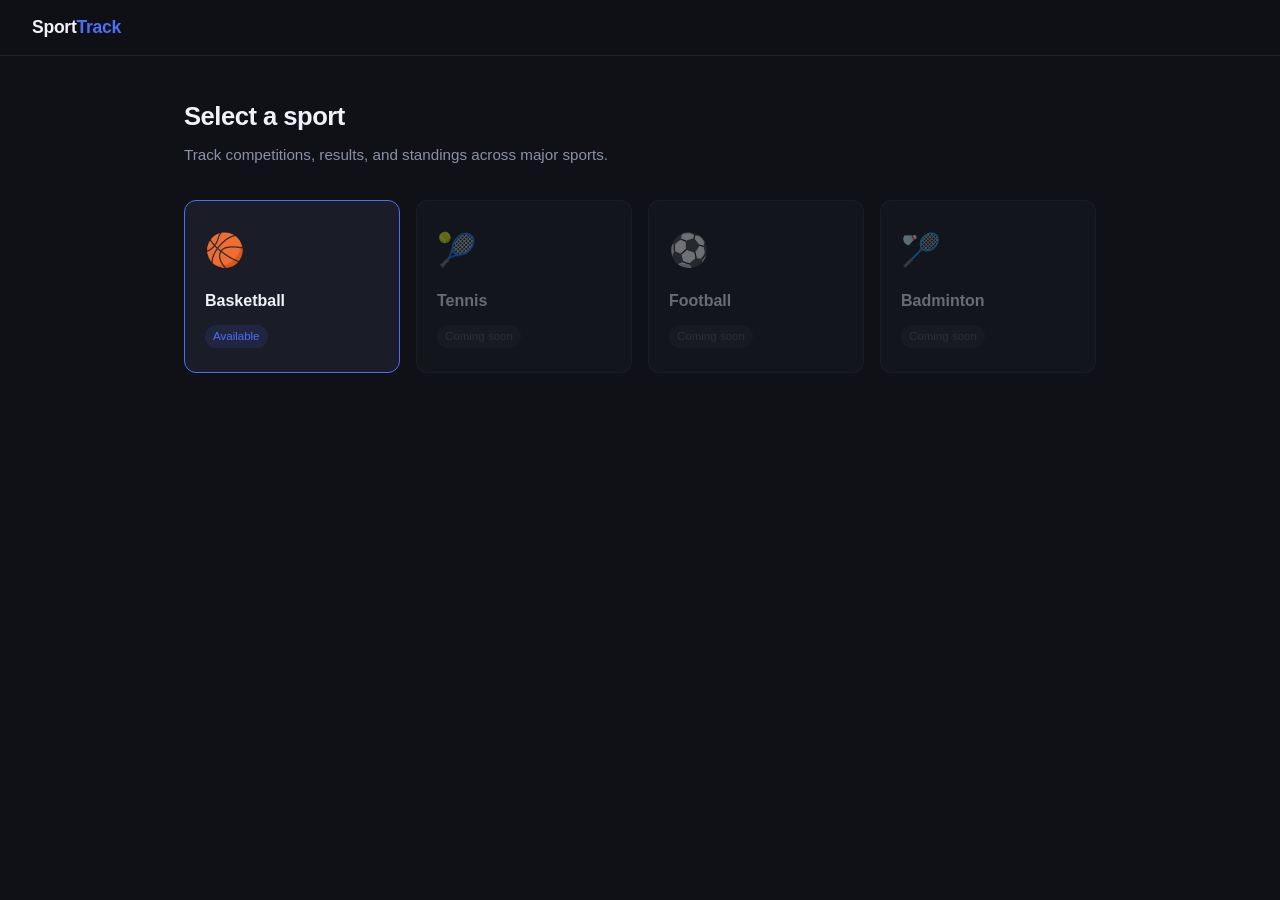
<file: index.html>
<!DOCTYPE html>
<html lang="en">
<head>
  <meta charset="UTF-8" />
  <meta name="viewport" content="width=device-width, initial-scale=1.0" />
  <title>SportTrack</title>
  <link rel="stylesheet" href="css/styles.css" />
</head>
<body>

<nav>
  <div class="nav-logo">Sport<span>Track</span></div>
</nav>

<main>
  <div class="page-header">
    <h1>Select a sport</h1>
    <p>Track competitions, results, and standings across major sports.</p>
  </div>

  <div class="sport-grid">
    <div class="sport-card active" onclick="window.location.href='competitions.html?sport=basketball'">
      <div class="sport-icon">🏀</div>
      <div class="sport-name">Basketball</div>
      <div class="sport-tag">Available</div>
    </div>
    <div class="sport-card disabled">
      <div class="sport-icon">🎾</div>
      <div class="sport-name">Tennis</div>
      <div class="sport-tag soon">Coming soon</div>
    </div>
    <div class="sport-card disabled">
      <div class="sport-icon">⚽</div>
      <div class="sport-name">Football</div>
      <div class="sport-tag soon">Coming soon</div>
    </div>
    <div class="sport-card disabled">
      <div class="sport-icon">🏸</div>
      <div class="sport-name">Badminton</div>
      <div class="sport-tag soon">Coming soon</div>
    </div>
  </div>
</main>

</body>
</html>
</file>
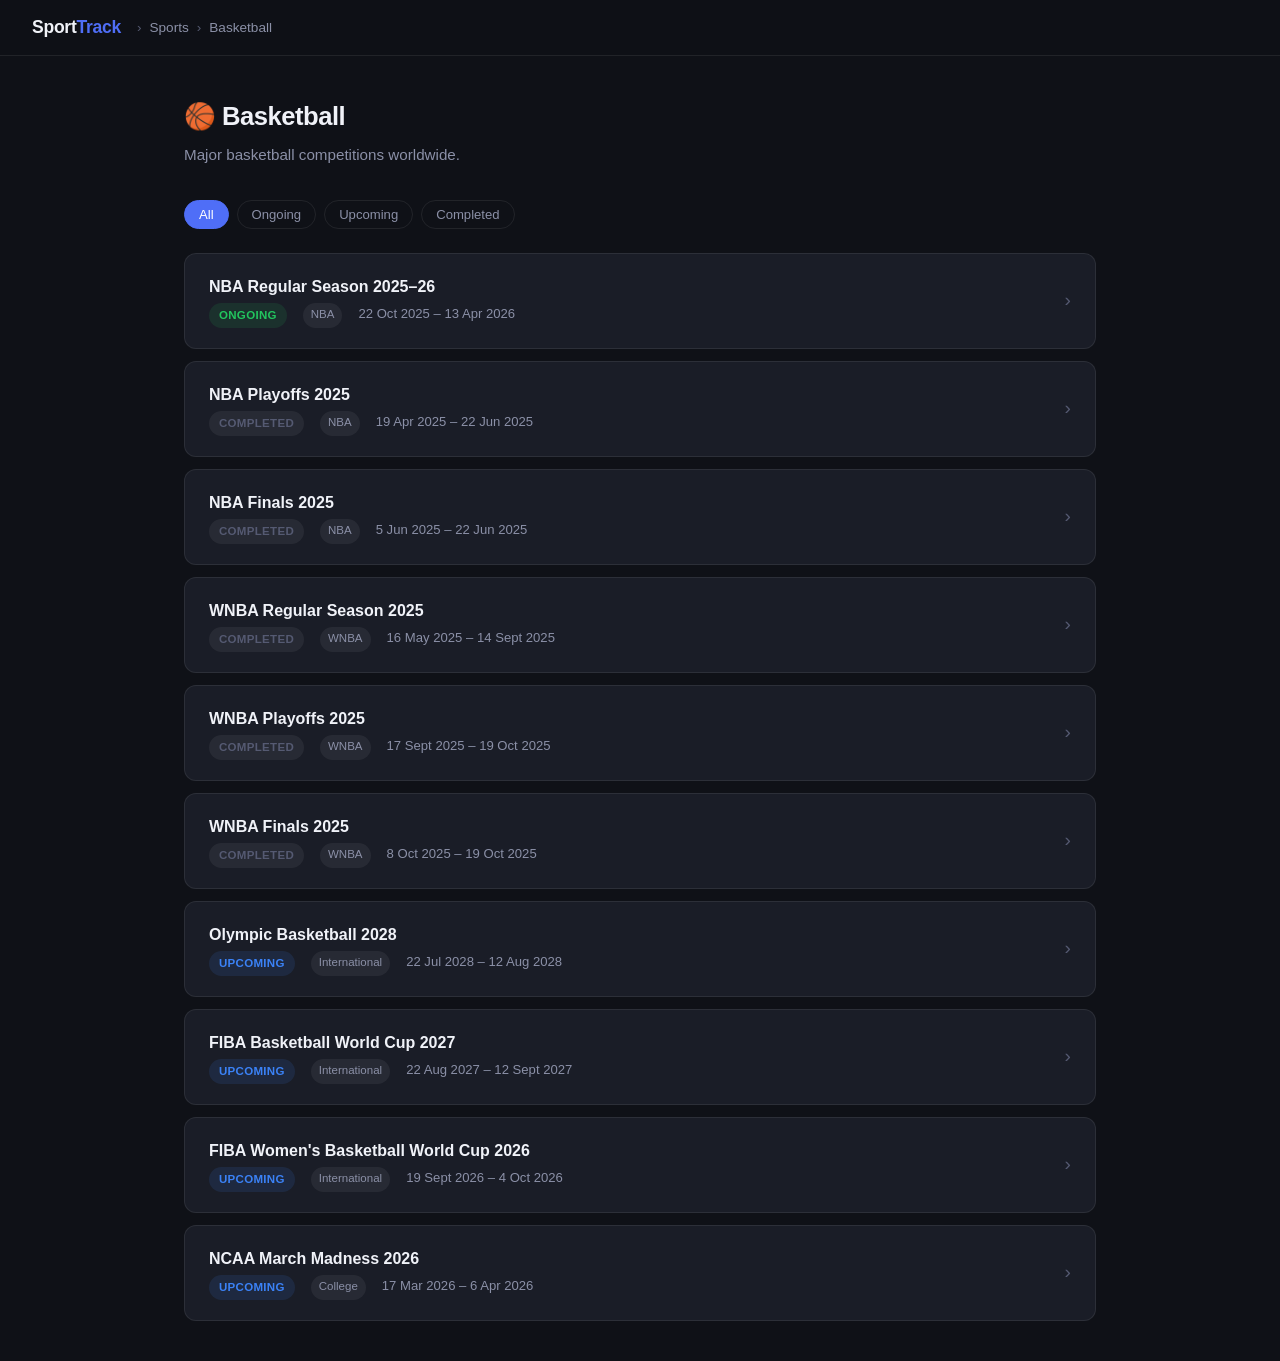
<file: competitions.html>
<!DOCTYPE html>
<html lang="en">
<head>
  <meta charset="UTF-8" />
  <meta name="viewport" content="width=device-width, initial-scale=1.0" />
  <title>Basketball Competitions – SportTrack</title>
  <link rel="stylesheet" href="css/styles.css" />
</head>
<body>

<nav>
  <div class="nav-logo">Sport<span>Track</span></div>
  <div class="nav-breadcrumb">
    <span class="sep">›</span>
    <a href="index.html">Sports</a>
    <span class="sep">›</span>
    <span>Basketball</span>
  </div>
</nav>

<main>
  <div class="page-header">
    <h1>🏀 Basketball</h1>
    <p>Major basketball competitions worldwide.</p>
  </div>

  <div class="filter-bar" id="filterBar">
    <button class="filter-btn active" data-filter="all">All</button>
    <button class="filter-btn" data-filter="ongoing">Ongoing</button>
    <button class="filter-btn" data-filter="upcoming">Upcoming</button>
    <button class="filter-btn" data-filter="completed">Completed</button>
  </div>

  <div class="competition-list" id="competitionList"></div>
</main>

<script src="js/data/basketballmock.js"></script>
<script src="js/data/NBAlive.js"></script>
<script>
  let activeFilter = 'all';

  function statusBadge(status) {
    const map = {
      ongoing: '<span class="badge badge-ongoing">Ongoing</span>',
      upcoming: '<span class="badge badge-upcoming">Upcoming</span>',
      completed: '<span class="badge badge-completed">Completed</span>',
      live: '<span class="badge badge-live">Live</span>'
    };
    return map[status] || '';
  }

  function formatDate(str) {
    return new Date(str).toLocaleDateString('en-GB', { day: 'numeric', month: 'short', year: 'numeric' });
  }

  function render(filter, allData) {
    const list = document.getElementById('competitionList');
    const data = filter === 'all'
      ? allData
      : allData.filter(c => c.status === filter);

    if (!data.length) {
      list.innerHTML = '<div class="empty">No competitions found.</div>';
      return;
    }

    list.innerHTML = data.map(comp => `
      <div class="comp-card" onclick="window.location.href='detail.html?id=${comp.id}'">
        <div class="comp-main">
          <div class="comp-name">${comp.name}</div>
          <div class="comp-meta">
            ${statusBadge(comp.status)}
            <span class="cat-pill">${comp.category}</span>
            <span>${formatDate(comp.dateStart)} – ${formatDate(comp.dateEnd)}</span>
          </div>
        </div>
        <div class="comp-arrow">›</div>
      </div>
    `).join('');
  }

  document.getElementById('filterBar').addEventListener('click', e => {
    const btn = e.target.closest('[data-filter]');
    if (!btn) return;
    document.querySelectorAll('.filter-btn').forEach(b => b.classList.remove('active'));
    btn.classList.add('active');
    activeFilter = btn.dataset.filter;
    render(activeFilter, window._basketballData);
  });

  // Load live NBA data, merge with mock data, then render
  getBasketballData().then(liveData => {
    // Replace the NBA Regular Season entry in mock data with the live version
    const mockWithoutNBA = BASKETBALL_DATA.filter(c => c.id !== "nba-2025-regular");
    const combined = [liveData[0], ...mockWithoutNBA];
    window._basketballData = combined;
    render(activeFilter, combined);
  });
</script>

</body>
</html>
</file>
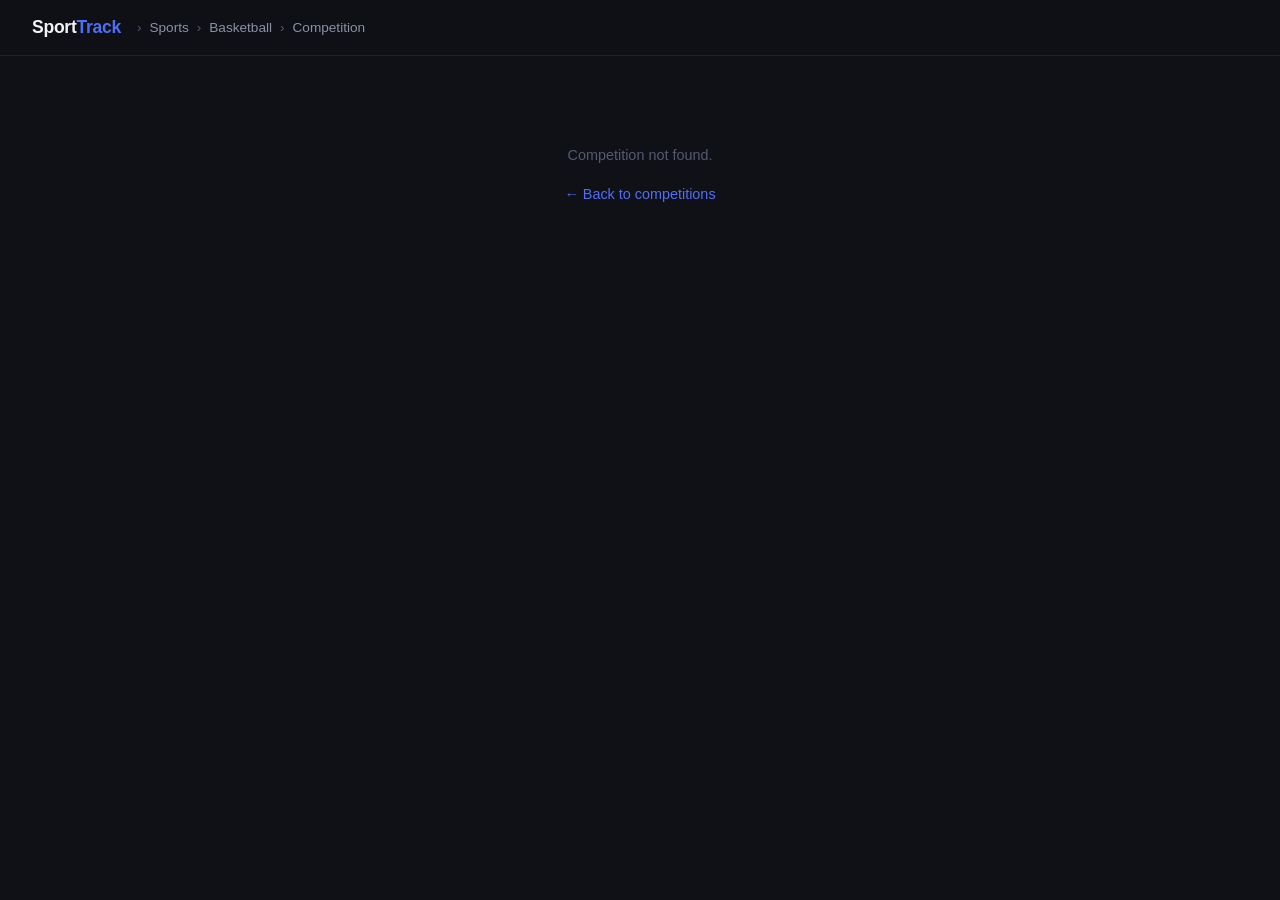
<file: detail.html>
<!DOCTYPE html>
<html lang="en">
<head>
  <meta charset="UTF-8" />
  <meta name="viewport" content="width=device-width, initial-scale=1.0" />
  <title>Competition – SportTrack</title>
  <link rel="stylesheet" href="css/styles.css" />
</head>
<body>

<nav>
  <div class="nav-logo">Sport<span>Track</span></div>
  <div class="nav-breadcrumb">
    <span class="sep">›</span>
    <a href="index.html">Sports</a>
    <span class="sep">›</span>
    <a href="competitions.html?sport=basketball">Basketball</a>
    <span class="sep">›</span>
    <span id="navTitle">Competition</span>
  </div>
</nav>

<main id="mainContent"></main>

<!-- POPUP: slides up when you tap a series card -->
<div id="seriesPopup" class="popup-overlay" onclick="closePopup(event)">
  <div class="popup-panel">
    <div class="popup-header">
      <div class="popup-title" id="popupTitle"></div>
      <button class="popup-close" onclick="closePopup()">✕</button>
    </div>
    <div class="popup-body" id="popupBody"></div>
  </div>
</div>

<script src="js/data/basketballmock.js"></script>
<script src="js/data/NBAlive.js"></script>
<script>
  const params = new URLSearchParams(window.location.search);
  const id = params.get('id');
  let currentComp = null;

  // ── HELPERS ──────────────────────────────────────────────

  function statusBadge(status) {
    const map = {
      ongoing:   '<span class="badge badge-ongoing">Ongoing</span>',
      upcoming:  '<span class="badge badge-upcoming">Upcoming</span>',
      completed: '<span class="badge badge-completed">Completed</span>',
      live:      '<span class="badge badge-live">● Live</span>'
    };
    return map[status] || '';
  }

  function formatDate(str) {
    return new Date(str).toLocaleDateString('en-GB', { day: 'numeric', month: 'short', year: 'numeric' });
  }

  function formatDateTime(str) {
    const d = new Date(str);
    return d.toLocaleDateString('en-GB', { day: 'numeric', month: 'short', year: 'numeric' })
      + ' · ' + d.toLocaleTimeString('en-GB', { hour: '2-digit', minute: '2-digit' });
  }

  function getTeamName(comp, teamId) {
    const t = comp.teams.find(t => t.id === teamId);
    return t ? t.name : teamId;
  }

  // ── MATCH CARD ───────────────────────────────────────────
  // Used inside the popup to show individual games

  function renderMatchCard(comp, match) {
    const homeName = getTeamName(comp, match.homeTeam);
    const awayName = getTeamName(comp, match.awayTeam);
    const played = match.status === 'completed';
    const live   = match.status === 'live';

    let homeScoreHtml, awayScoreHtml;
    if (played) {
      const homeWon = match.homeScore > match.awayScore;
      homeScoreHtml = `<span class="${homeWon ? 'score-winner' : 'score-home'}">${match.homeScore}</span>`;
      awayScoreHtml = `<span class="${!homeWon ? 'score-winner' : 'score-away'}">${match.awayScore}</span>`;
    } else if (live) {
      homeScoreHtml = `<span class="score-home">${match.homeScore ?? '–'}</span>`;
      awayScoreHtml = `<span class="score-away">${match.awayScore ?? '–'}</span>`;
    } else {
      homeScoreHtml = `<span class="score-upcoming">TBD</span>`;
      awayScoreHtml = `<span class="score-upcoming">TBD</span>`;
    }

    return `
      <div class="match-card">
        <div class="match-teams">
          <div class="match-team home"><div class="match-team-name">${homeName}</div></div>
          <div class="match-score">
            ${homeScoreHtml}
            <span class="vs">${played || live ? '–' : 'vs'}</span>
            ${awayScoreHtml}
          </div>
          <div class="match-team away"><div class="match-team-name">${awayName}</div></div>
        </div>
        <div class="match-meta">
          <span>${formatDateTime(match.dateTime)}</span>
          ${match.venue ? `<span>${match.venue}</span>` : ''}
          <span>${statusBadge(match.status)}</span>
        </div>
      </div>
    `;
  }

  // ── BRACKET / SERIES VIEW ────────────────────────────────

  const ROUND_ORDER = ['First Round', 'Conference Semifinals', 'Conference Finals', 'NBA Finals', 'Finals'];

  // Group all matches into series by unique team pair
  function groupIntoSeries(matches) {
    const seriesMap = new Map();
    matches.forEach(match => {
      const key = [match.homeTeam, match.awayTeam].sort().join('|');
      if (!seriesMap.has(key)) seriesMap.set(key, []);
      seriesMap.get(key).push(match);
    });
    return Array.from(seriesMap.values());
  }

  // Get the round for a series (use the most common round value among its games)
  function getSeriesRound(games) {
    const counts = {};
    games.forEach(g => { counts[g.round] = (counts[g.round] || 0) + 1; });
    return Object.entries(counts).sort((a, b) => b[1] - a[1])[0]?.[0] || 'Playoffs';
  }

  // Calculate series score and winner
  function getSeriesInfo(games) {
    const wins = {};
    games.forEach(g => {
      if (g.status !== 'completed') return;
      const winner = g.homeScore > g.awayScore ? g.homeTeam : g.awayTeam;
      wins[winner] = (wins[winner] || 0) + 1;
    });

    const teams = [...new Set(games.flatMap(g => [g.homeTeam, g.awayTeam]))];
    const team1 = teams[0], team2 = teams[1] || teams[0];
    const w1 = wins[team1] || 0;
    const w2 = wins[team2] || 0;

    let seriesStatus = 'upcoming';
    let leader = null;
    if (w1 + w2 > 0) seriesStatus = 'ongoing';
    if (w1 >= 4) { seriesStatus = 'completed'; leader = team1; }
    else if (w2 >= 4) { seriesStatus = 'completed'; leader = team2; }

    return { team1, team2, w1, w2, seriesStatus, leader };
  }

  function renderBracketView(comp) {
    const allSeries = groupIntoSeries(comp.matches);

    // Group series by round
    const byRound = {};
    allSeries.forEach(games => {
      const round = getSeriesRound(games);
      if (!byRound[round]) byRound[round] = [];
      byRound[round].push(games);
    });

    // Sort rounds in correct playoff order
    const sortedRounds = Object.keys(byRound).sort((a, b) => {
      const ai = ROUND_ORDER.indexOf(a);
      const bi = ROUND_ORDER.indexOf(b);
      return (ai === -1 ? 99 : ai) - (bi === -1 ? 99 : bi);
    });

    let html = '';

    sortedRounds.forEach(round => {
      html += `<div class="round-group">
        <div class="round-label">${round}</div>
        <div class="series-list">`;

      byRound[round].forEach(games => {
        const { team1, team2, w1, w2, seriesStatus, leader } = getSeriesInfo(games);
        const name1 = getTeamName(comp, team1);
        const name2 = getTeamName(comp, team2);

        // Series score label e.g. "3–2"
        const seriesScore = (w1 + w2 > 0) ? `${w1}–${w2}` : null;

        // Result label
        let resultLabel = '';
        if (seriesStatus === 'completed') {
          resultLabel = `<span class="series-result">✓ ${getTeamName(comp, leader)} win</span>`;
        } else if (seriesStatus === 'ongoing') {
          resultLabel = `<span class="series-result ongoing">In progress</span>`;
        } else {
          resultLabel = `<span class="series-result upcoming">Upcoming</span>`;
        }

        // Pass games data through to popup via encoded string
        const gamesJson = encodeURIComponent(JSON.stringify(games));
        const seriesTitle = encodeURIComponent(`${name1} vs ${name2}`);

        html += `
          <div class="series-card" onclick="openPopup('${seriesTitle}', '${gamesJson}')">
            <div class="series-teams">
              <div class="series-team ${leader === team1 ? 'series-winner' : ''}">${name1}</div>
              <div class="series-score-block">
                ${seriesScore
                  ? `<div class="series-score">${seriesScore}</div>`
                  : `<div class="series-vs">vs</div>`}
              </div>
              <div class="series-team ${leader === team2 ? 'series-winner' : ''}">${name2}</div>
            </div>
            <div class="series-footer">
              ${resultLabel}
              <span class="series-tap-hint">${games.length} game${games.length !== 1 ? 's' : ''} · Tap for details →</span>
            </div>
          </div>
        `;
      });

      html += `</div></div>`;
    });

    return html;
  }

  // ── POPUP ────────────────────────────────────────────────

  function openPopup(encodedTitle, encodedGames) {
    const title = decodeURIComponent(encodedTitle);
    const games = JSON.parse(decodeURIComponent(encodedGames));
    document.getElementById('popupTitle').textContent = title;
    document.getElementById('popupBody').innerHTML = games.map(m => renderMatchCard(currentComp, m)).join('');
    document.getElementById('seriesPopup').classList.add('active');
    document.body.style.overflow = 'hidden';
  }

  function closePopup(event) {
    // Only close if clicking the dark overlay itself or the ✕ button
    if (event && event.target !== document.getElementById('seriesPopup') && !event.target.classList.contains('popup-close')) return;
    document.getElementById('seriesPopup').classList.remove('active');
    document.body.style.overflow = '';
  }

  document.addEventListener('keydown', e => {
    if (e.key === 'Escape') {
      document.getElementById('seriesPopup').classList.remove('active');
      document.body.style.overflow = '';
    }
  });

  // ── MAIN RENDER ──────────────────────────────────────────

  function isPlayoffs(comp) {
    return comp.id.includes('playoff') || comp.id.includes('finals');
  }

  function render(comp) {
    currentComp = comp;

    if (!comp) {
      document.getElementById('mainContent').innerHTML = `
        <div class="empty">
          <p>Competition not found.</p>
          <a href="competitions.html?sport=basketball" style="color:var(--accent); margin-top:1rem; display:inline-block;">← Back to competitions</a>
        </div>`;
      return;
    }

    document.title = `${comp.name} – SportTrack`;
    document.getElementById('navTitle').textContent = comp.name;

    const teamsHtml = comp.teams.length ? `
      <div class="section-title">Teams</div>
      <div class="teams-grid">
        ${comp.teams.map(t => `
          <div class="team-card">
            ${t.seed ? `<div class="team-seed">#${t.seed}</div>` : ''}
            <div class="team-name">${t.name}</div>
          </div>
        `).join('')}
      </div>
    ` : '';

    let matchesHtml = '';

    if (comp.matches.length === 0) {
      matchesHtml = `<div class="section-title">Matches</div><div class="empty">No matches scheduled yet.</div>`;

    } else if (isPlayoffs(comp)) {
      // BRACKET VIEW for playoffs and finals
      matchesHtml = `<div class="section-title">Bracket</div>` + renderBracketView(comp);

    } else {
      // FLAT LIST VIEW for regular season
      const groups = {};
      comp.matches.forEach(m => {
        if (!groups[m.round]) groups[m.round] = [];
        groups[m.round].push(m);
      });
      matchesHtml = `<div class="section-title">Matches</div>`;
      Object.entries(groups).forEach(([round, matches]) => {
        matchesHtml += `
          <div class="round-group">
            <div style="font-size:0.82rem; font-weight:600; color:var(--text-secondary); margin-bottom:0.5rem; padding-left:0.25rem;">${round}</div>
            ${matches.map(m => renderMatchCard(comp, m)).join('')}
          </div>
        `;
      });
    }

    document.getElementById('mainContent').innerHTML = `
      <div class="detail-header">
        <h1>${comp.name}</h1>
        <div class="detail-meta">
          ${statusBadge(comp.status)}
          <span class="cat-pill">${comp.category}</span>
          <span style="font-size:0.82rem; color:var(--text-secondary);">
            ${formatDate(comp.dateStart)} – ${formatDate(comp.dateEnd)}
          </span>
        </div>
        <div class="detail-desc">${comp.description}</div>
        ${comp.watchLink ? `<a class="watch-link" href="${comp.watchLink}" target="_blank">▶ Watch</a>` : ''}
      </div>
      ${teamsHtml}
      ${matchesHtml}
    `;
  }

  // Load data then render
  getBasketballData().then(liveData => {
    const mockWithoutNBA = BASKETBALL_DATA.filter(c => c.id !== "nba-2025-regular");
    const combined = [liveData[0], ...mockWithoutNBA];
    const comp = combined.find(c => c.id === id);
    render(comp);
  });
</script>

</body>
</html>
</file>
<file: css/styles.css>
*, *::before, *::after { box-sizing: border-box; margin: 0; padding: 0; }

:root {
  --bg: #0f1117;
  --bg-card: #1a1d27;
  --bg-card-hover: #1f2233;
  --border: rgba(255,255,255,0.08);
  --border-hover: rgba(255,255,255,0.15);
  --text-primary: #f0f2f8;
  --text-secondary: #8b90a7;
  --text-muted: #555a72;
  --accent: #4f6ef7;
  --accent-hover: #6b85ff;
  --green: #22c55e;
  --amber: #f59e0b;
  --red: #ef4444;
  --blue: #3b82f6;
  --radius: 12px;
  --radius-sm: 8px;
}

body {
  font-family: -apple-system, BlinkMacSystemFont, 'Segoe UI', sans-serif;
  background: var(--bg);
  color: var(--text-primary);
  min-height: 100vh;
  line-height: 1.6;
}

a { color: inherit; text-decoration: none; }

/* NAV */
nav {
  border-bottom: 1px solid var(--border);
  padding: 0 2rem;
  display: flex;
  align-items: center;
  gap: 1rem;
  height: 56px;
  position: sticky;
  top: 0;
  background: rgba(15,17,23,0.9);
  backdrop-filter: blur(12px);
  z-index: 10;
}

.nav-logo {
  font-weight: 700;
  font-size: 1.1rem;
  letter-spacing: -0.3px;
  color: var(--text-primary);
}

.nav-logo span { color: var(--accent); }

.nav-breadcrumb {
  display: flex;
  align-items: center;
  gap: 0.5rem;
  font-size: 0.85rem;
  color: var(--text-secondary);
}

.nav-breadcrumb a:hover { color: var(--text-primary); }
.nav-breadcrumb .sep { color: var(--text-muted); }

/* MAIN LAYOUT */
main { max-width: 960px; margin: 0 auto; padding: 2.5rem 1.5rem; }

/* PAGE HEADER */
.page-header { margin-bottom: 2rem; }
.page-header h1 { font-size: 1.6rem; font-weight: 700; letter-spacing: -0.5px; }
.page-header p { color: var(--text-secondary); margin-top: 0.4rem; font-size: 0.95rem; }

/* SPORT CARDS (homepage) */
.sport-grid {
  display: grid;
  grid-template-columns: repeat(auto-fill, minmax(180px, 1fr));
  gap: 1rem;
}

.sport-card {
  background: var(--bg-card);
  border: 1px solid var(--border);
  border-radius: var(--radius);
  padding: 1.5rem 1.25rem;
  cursor: pointer;
  transition: border-color 0.15s, background 0.15s;
  display: flex;
  flex-direction: column;
  gap: 0.75rem;
}

.sport-card:hover:not(.disabled) {
  border-color: var(--border-hover);
  background: var(--bg-card-hover);
}

.sport-card.active { border-color: var(--accent); }
.sport-card.disabled { opacity: 0.4; cursor: not-allowed; }

.sport-icon { font-size: 2rem; }
.sport-name { font-weight: 600; font-size: 1rem; }
.sport-tag {
  font-size: 0.72rem;
  color: var(--accent);
  background: rgba(79,110,247,0.12);
  padding: 2px 8px;
  border-radius: 20px;
  width: fit-content;
  font-weight: 500;
}
.sport-tag.soon { color: var(--text-muted); background: rgba(255,255,255,0.05); }

/* FILTER BAR */
.filter-bar {
  display: flex;
  gap: 0.5rem;
  margin-bottom: 1.5rem;
  flex-wrap: wrap;
}

.filter-btn {
  padding: 6px 14px;
  border-radius: 20px;
  border: 1px solid var(--border);
  background: transparent;
  color: var(--text-secondary);
  font-size: 0.82rem;
  font-weight: 500;
  cursor: pointer;
  transition: all 0.15s;
}

.filter-btn:hover { border-color: var(--border-hover); color: var(--text-primary); }
.filter-btn.active { background: var(--accent); border-color: var(--accent); color: #fff; }

/* COMPETITION CARDS */
.competition-list { display: flex; flex-direction: column; gap: 0.75rem; }

.comp-card {
  background: var(--bg-card);
  border: 1px solid var(--border);
  border-radius: var(--radius);
  padding: 1.25rem 1.5rem;
  display: flex;
  align-items: center;
  gap: 1.25rem;
  cursor: pointer;
  transition: border-color 0.15s, background 0.15s;
}

.comp-card:hover {
  border-color: var(--border-hover);
  background: var(--bg-card-hover);
}

.comp-main { flex: 1; min-width: 0; }
.comp-name { font-weight: 600; font-size: 1rem; margin-bottom: 0.25rem; }
.comp-meta { font-size: 0.82rem; color: var(--text-secondary); display: flex; gap: 1rem; flex-wrap: wrap; }

.comp-arrow { color: var(--text-muted); font-size: 1.2rem; flex-shrink: 0; }

/* STATUS BADGES */
.badge {
  display: inline-block;
  padding: 3px 10px;
  border-radius: 20px;
  font-size: 0.72rem;
  font-weight: 600;
  letter-spacing: 0.3px;
  text-transform: uppercase;
}
.badge-ongoing { background: rgba(34,197,94,0.12); color: var(--green); }
.badge-upcoming { background: rgba(59,130,246,0.12); color: var(--blue); }
.badge-completed { background: rgba(255,255,255,0.06); color: var(--text-muted); }
.badge-live { background: rgba(239,68,68,0.15); color: var(--red); }

/* CATEGORY PILLS */
.cat-pill {
  display: inline-block;
  padding: 2px 8px;
  border-radius: 20px;
  font-size: 0.72rem;
  font-weight: 500;
  background: rgba(255,255,255,0.06);
  color: var(--text-secondary);
}

/* DETAIL PAGE */
.detail-header {
  background: var(--bg-card);
  border: 1px solid var(--border);
  border-radius: var(--radius);
  padding: 1.75rem 2rem;
  margin-bottom: 1.5rem;
}

.detail-header h1 { font-size: 1.5rem; font-weight: 700; letter-spacing: -0.5px; margin-bottom: 0.75rem; }
.detail-meta { display: flex; align-items: center; gap: 0.75rem; flex-wrap: wrap; margin-bottom: 1rem; }
.detail-desc { color: var(--text-secondary); font-size: 0.92rem; line-height: 1.7; }

.watch-link {
  display: inline-flex;
  align-items: center;
  gap: 0.4rem;
  margin-top: 1rem;
  padding: 8px 16px;
  border-radius: var(--radius-sm);
  background: var(--accent);
  color: #fff;
  font-size: 0.85rem;
  font-weight: 500;
  transition: background 0.15s;
}
.watch-link:hover { background: var(--accent-hover); }

/* MATCH LIST */
.section-title {
  font-size: 0.78rem;
  font-weight: 600;
  text-transform: uppercase;
  letter-spacing: 0.8px;
  color: var(--text-muted);
  margin-bottom: 0.75rem;
}

.round-group { margin-bottom: 1.75rem; }

.match-card {
  background: var(--bg-card);
  border: 1px solid var(--border);
  border-radius: var(--radius-sm);
  padding: 1rem 1.25rem;
  margin-bottom: 0.5rem;
}

.match-teams {
  display: flex;
  align-items: center;
  gap: 1rem;
  font-size: 0.95rem;
}

.match-team { flex: 1; }
.match-team.home { text-align: right; }
.match-team.away { text-align: left; }
.match-team-name { font-weight: 600; }

.match-score {
  display: flex;
  align-items: center;
  gap: 0.5rem;
  font-size: 1.3rem;
  font-weight: 700;
  min-width: 100px;
  justify-content: center;
}

.match-score .vs {
  font-size: 0.8rem;
  color: var(--text-muted);
  font-weight: 400;
}

.match-meta {
  margin-top: 0.5rem;
  font-size: 0.78rem;
  color: var(--text-muted);
  display: flex;
  gap: 1rem;
  justify-content: center;
}

.score-home { color: var(--text-primary); }
.score-away { color: var(--text-primary); }
.score-winner { color: var(--green); }
.score-upcoming { color: var(--text-muted); font-size: 0.85rem; font-weight: 400; }

/* TEAMS SECTION */
.teams-grid {
  display: grid;
  grid-template-columns: repeat(auto-fill, minmax(200px, 1fr));
  gap: 0.75rem;
  margin-bottom: 2rem;
}

.team-card {
  background: var(--bg-card);
  border: 1px solid var(--border);
  border-radius: var(--radius-sm);
  padding: 0.875rem 1rem;
  display: flex;
  align-items: center;
  gap: 0.75rem;
}

.team-seed {
  font-size: 0.72rem;
  color: var(--text-muted);
  font-weight: 600;
  min-width: 24px;
}

.team-name { font-size: 0.9rem; font-weight: 500; }

/* EMPTY STATE */
.empty {
  text-align: center;
  padding: 3rem;
  color: var(--text-muted);
  font-size: 0.9rem;
}

/* RESPONSIVE */
@media (max-width: 600px) {
  nav { padding: 0 1rem; }
  main { padding: 1.5rem 1rem; }
  .comp-card { padding: 1rem; }
  .detail-header { padding: 1.25rem; }
  .match-score { min-width: 80px; font-size: 1.1rem; }
  .match-team-name { font-size: 0.85rem; }
}

/* ── SERIES / BRACKET VIEW ────────────────────────────── */

.round-label {
  font-size: 0.78rem;
  font-weight: 600;
  text-transform: uppercase;
  letter-spacing: 0.8px;
  color: var(--text-muted);
  margin-bottom: 0.75rem;
}

.series-list {
  display: flex;
  flex-direction: column;
  gap: 0.75rem;
  margin-bottom: 0.5rem;
}

.series-card {
  background: var(--bg-card);
  border: 1px solid var(--border);
  border-radius: var(--radius-sm);
  padding: 1rem 1.25rem;
  cursor: pointer;
  transition: border-color 0.15s, background 0.15s;
}

.series-card:hover {
  border-color: var(--border-hover);
  background: var(--bg-card-hover);
}

.series-teams {
  display: flex;
  align-items: center;
  gap: 1rem;
  font-size: 0.95rem;
  margin-bottom: 0.6rem;
}

.series-team {
  flex: 1;
  font-weight: 600;
  color: var(--text-secondary);
}

.series-team:first-child { text-align: right; }
.series-team:last-child  { text-align: left; }
.series-team.series-winner { color: var(--text-primary); }

.series-score-block {
  min-width: 80px;
  text-align: center;
}

.series-score {
  font-size: 1.3rem;
  font-weight: 700;
  color: var(--text-primary);
  letter-spacing: 1px;
}

.series-vs {
  font-size: 0.8rem;
  color: var(--text-muted);
}

.series-footer {
  display: flex;
  align-items: center;
  justify-content: space-between;
  font-size: 0.75rem;
}

.series-result { font-weight: 600; color: var(--green); }
.series-result.ongoing { color: var(--amber); }
.series-result.upcoming { color: var(--blue); }
.series-tap-hint { color: var(--text-muted); }

/* ── POPUP ────────────────────────────────────────────── */

.popup-overlay {
  display: none;
  position: fixed;
  inset: 0;
  background: rgba(0,0,0,0.6);
  backdrop-filter: blur(4px);
  z-index: 100;
  align-items: flex-end;
  justify-content: center;
}

.popup-overlay.active { display: flex; }

.popup-panel {
  background: var(--bg-card);
  border: 1px solid var(--border);
  border-radius: var(--radius) var(--radius) 0 0;
  width: 100%;
  max-width: 680px;
  max-height: 80vh;
  display: flex;
  flex-direction: column;
  animation: slideUp 0.25s ease;
}

@keyframes slideUp {
  from { transform: translateY(100%); opacity: 0; }
  to   { transform: translateY(0);    opacity: 1; }
}

.popup-header {
  display: flex;
  align-items: center;
  justify-content: space-between;
  padding: 1.25rem 1.5rem;
  border-bottom: 1px solid var(--border);
  flex-shrink: 0;
}

.popup-title { font-weight: 700; font-size: 1rem; }

.popup-close {
  background: none;
  border: none;
  color: var(--text-muted);
  font-size: 1rem;
  cursor: pointer;
  padding: 4px 8px;
  border-radius: var(--radius-sm);
  transition: color 0.15s, background 0.15s;
}

.popup-close:hover {
  color: var(--text-primary);
  background: rgba(255,255,255,0.06);
}

.popup-body {
  overflow-y: auto;
  padding: 1.25rem 1.5rem;
  flex: 1;
}

@media (max-width: 600px) {
  .series-team { font-size: 0.85rem; }
  .series-score { font-size: 1.1rem; }
  .popup-panel { max-height: 90vh; }
}
</file>
